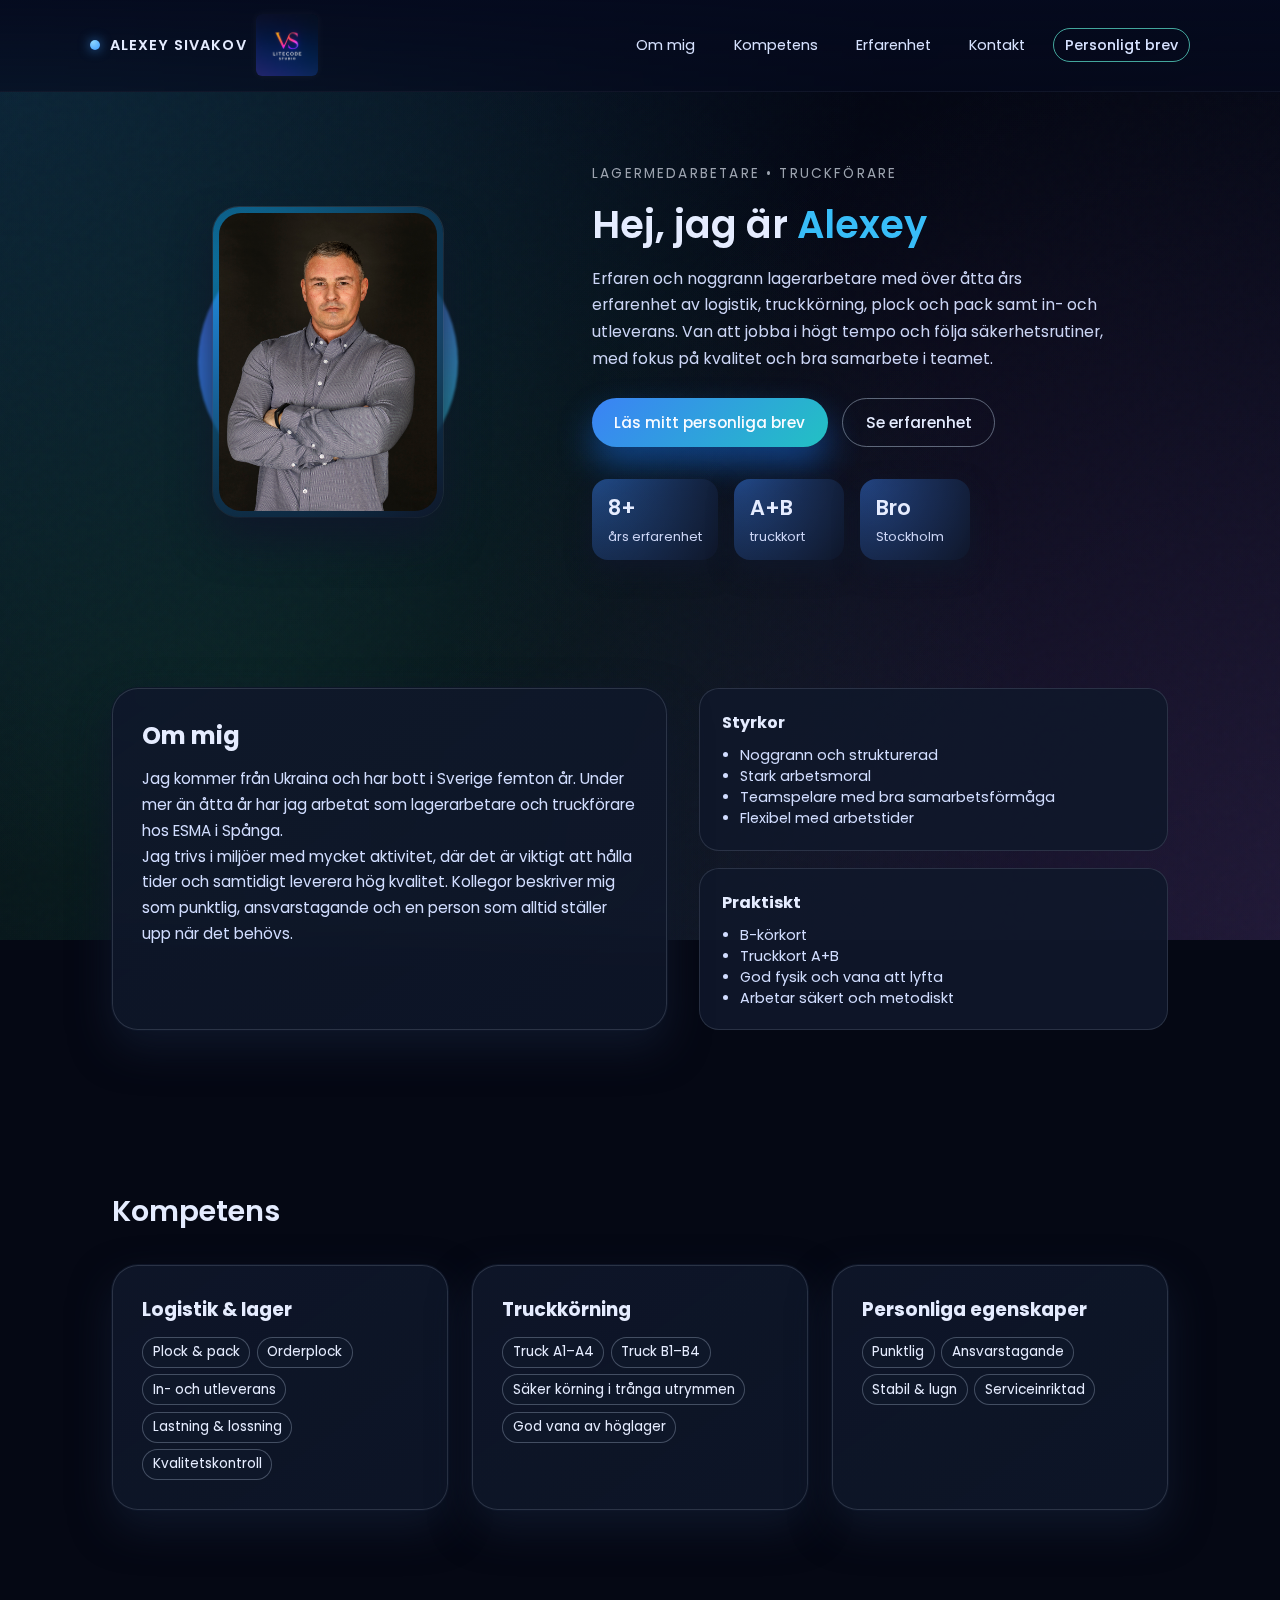
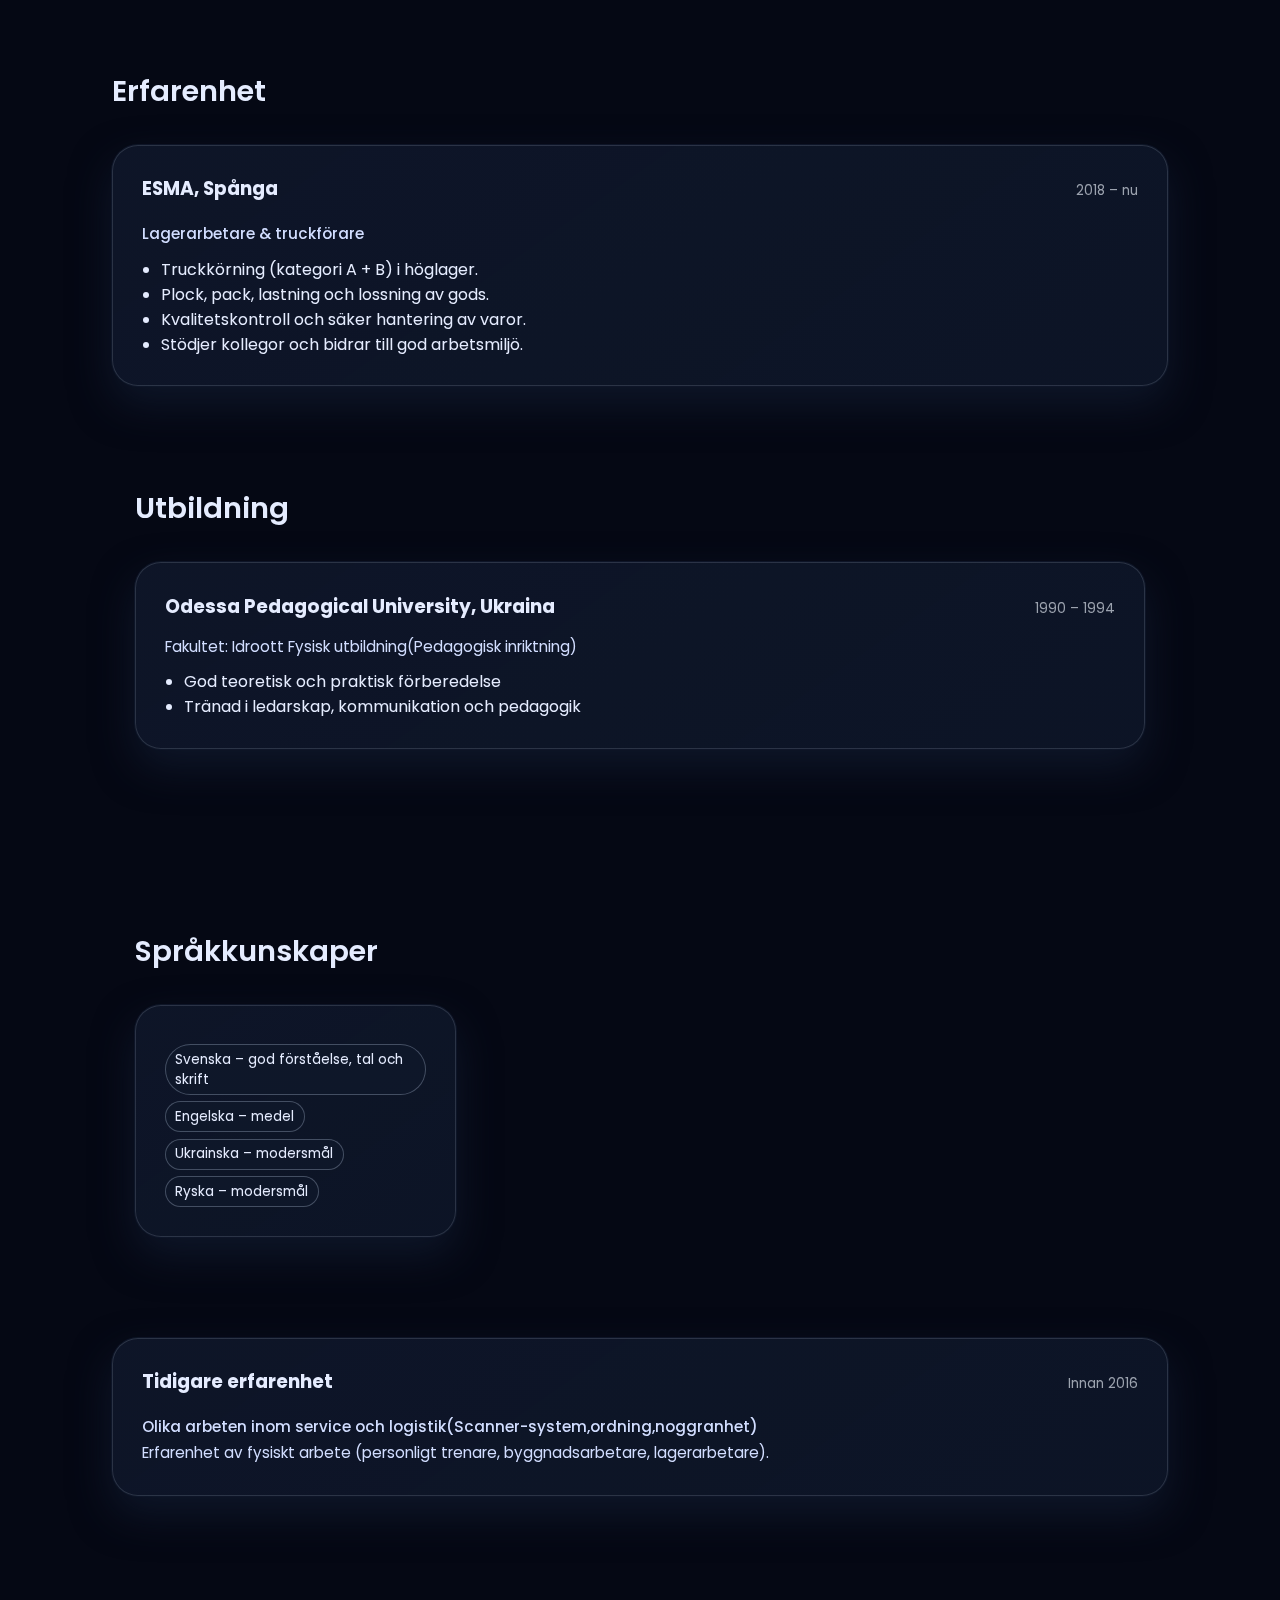
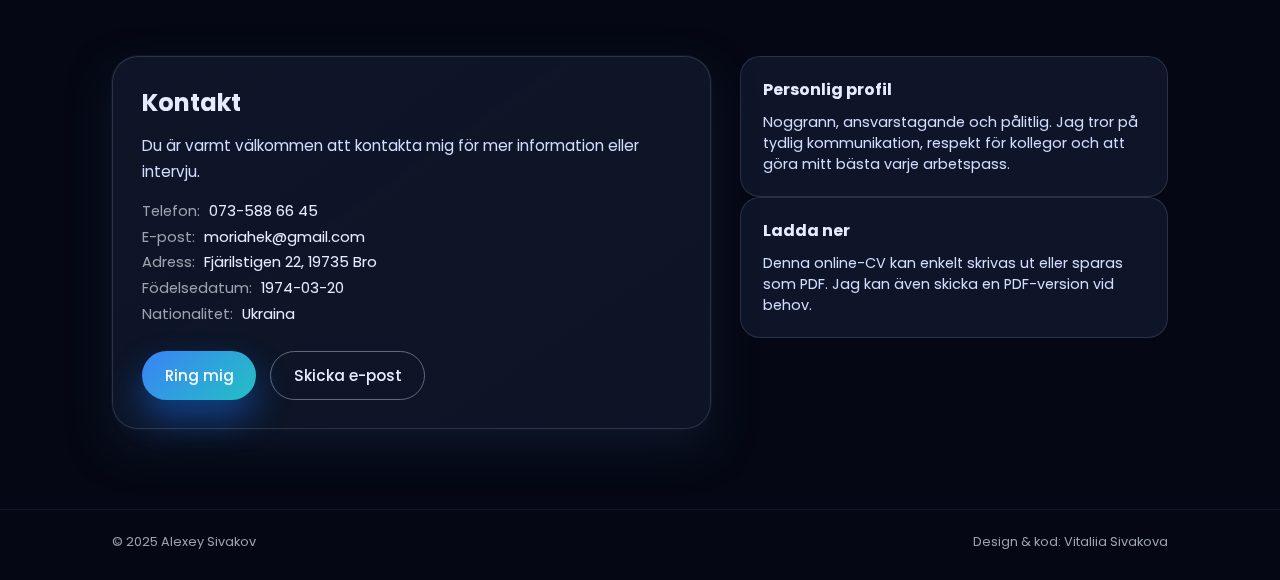
<file: index.html>
<!DOCTYPE html>
<html lang="sv">

<head>
    <meta charset="UTF-8" />
    <meta name="viewport" content="width=device-width, initial-scale=1.0" />
    <title>Alexey Sivakov – CV</title>
    <link rel="stylesheet" href="style.css" />
    <!-- Google font -->
    <link href="https://fonts.googleapis.com/css2?family=Poppins:wght@300;400;500;600;700&display=swap"
        rel="stylesheet">
</head>

<body>
    <div class="page-bg"></div>

    <header class="site-header">
        <div class="container header-inner">
            <div class="logo">
                <span class="logo-dot"></span>
                <span>ALEXEY&nbsp;SIVAKOV</span>
                <img src="img/logotip.jpg" alt="LiteCode Studio" class="logo-img">
            </div>
            <nav class="nav-links">
                <a href="#about">Om mig</a>
                <a href="#skills">Kompetens</a>
                <a href="#experience">Erfarenhet</a>
                <a href="#contact">Kontakt</a>
                <a href="letter.html" class="btn-outline">Personligt brev</a>
            </nav>
        </div>
    </header>

    <main>
        <!-- HERO -->
        <section class="hero">
            <div class="container hero-grid">
                <div class="hero-photo-wrap">
                    <div class="photo-ring"></div>
                    <div class="photo-card">
                        <img src="img/alexey.jpg" alt="Alexey Sivakov" class="profile-photo">
                    </div>
                </div>

                <div class="hero-content">
                    <p class="hero-kicker">LAGERMEDARBETARE • TRUCKFÖRARE</p>
                    <h1>Hej, jag är <span class="accent">Alexey</span></h1>
                    <p class="hero-text">
                        Erfaren och noggrann lagerarbetare med över åtta års erfarenhet av logistik,
                        truckkörning, plock och pack samt in- och utleverans. Van att jobba i högt tempo
                        och följa säkerhetsrutiner, med fokus på kvalitet och bra samarbete i teamet.
                    </p>

                    <div class="hero-actions">
                        <a href="letter.html" class="btn-primary">Läs mitt personliga brev</a>
                        <a href="#experience" class="btn-ghost">Se erfarenhet</a>
                    </div>

                    <div class="hero-badges">
                        <div class="badge">
                            <span class="badge-number">8+</span>
                            <span class="badge-label">års erfarenhet</span>
                        </div>
                        <div class="badge">
                            <span class="badge-number">A+B</span>
                            <span class="badge-label">truckkort</span>
                        </div>
                        <div class="badge">
                            <span class="badge-number">Bro</span>
                            <span class="badge-label">Stockholm</span>
                        </div>
                    </div>
                </div>
            </div>
        </section>

        <!-- ABOUT -->
        <section id="about" class="section">
            <div class="container section-grid">
                <div class="section-text-card glass-card">
                    <h2>Om mig</h2>
                    <p>
                        Jag kommer från Ukraina och har bott i Sverige femton år. Under mer än åtta år
                        har jag arbetat som lagerarbetare och truckförare hos ESMA i Spånga.
                    </p>
                    <p>
                        Jag trivs i miljöer med mycket aktivitet, där det är viktigt att hålla tider
                        och samtidigt leverera hög kvalitet. Kollegor beskriver mig som punktlig,
                        ansvarstagande och en person som alltid ställer upp när det behövs.
                    </p>
                </div>

                <div class="mini-cards">
                    <div class="mini-card">
                        <h3>Styrkor</h3>
                        <ul>
                            <li>Noggrann och strukturerad</li>
                            <li>Stark arbetsmoral</li>
                            <li>Teamspelare med bra samarbetsförmåga</li>
                            <li>Flexibel med arbetstider</li>
                        </ul>
                    </div>
                    <div class="mini-card">
                        <h3>Praktiskt</h3>
                        <ul>
                            <li>B-körkort</li>
                            <li>Truckkort A+B</li>
                            <li>God fysik och vana att lyfta</li>
                            <li>Arbetar säkert och metodiskt</li>
                        </ul>
                    </div>
                </div>
            </div>
        </section>

        <!-- SKILLS -->
        <section id="skills" class="section">
            <div class="container">
                <h2 class="section-title">Kompetens</h2>

                <div class="skills-grid">
                    <div class="glass-card">
                        <h3>Logistik & lager</h3>
                        <ul class="tag-list">
                            <li>Plock & pack</li>
                            <li>Orderplock</li>
                            <li>In- och utleverans</li>
                            <li>Lastning & lossning</li>
                            <li>Kvalitetskontroll</li>
                        </ul>
                    </div>
                    <div class="glass-card">
                        <h3>Truckkörning</h3>
                        <ul class="tag-list">
                            <li>Truck A1–A4</li>
                            <li>Truck B1–B4</li>
                            <li>Säker körning i trånga utrymmen</li>
                            <li>God vana av höglager</li>
                        </ul>
                    </div>
                    <div class="glass-card">
                        <h3>Personliga egenskaper</h3>
                        <ul class="tag-list">
                            <li>Punktlig</li>
                            <li>Ansvarstagande</li>
                            <li>Stabil & lugn</li>
                            <li>Serviceinriktad</li>
                        </ul>
                    </div>
                </div>
            </div>
        </section>

        <!-- EXPERIENCE -->
        <section id="experience" class="section">
            <div class="container">
                <h2 class="section-title">Erfarenhet</h2>
                <div class="timeline">
                    <div class="timeline-item glass-card">
                        <div class="timeline-header">
                            <h3>ESMA, Spånga</h3>
                            <span class="timeline-period">2018 – nu</span>
                        </div>
                        <p class="timeline-role">Lagerarbetare & truckförare</p>
                        <ul>
                            <li>Truckkörning (kategori A + B) i höglager.</li>
                            <li>Plock, pack, lastning och lossning av gods.</li>
                            <li>Kvalitetskontroll och säker hantering av varor.</li>
                            <li>Stödjer kollegor och bidrar till god arbetsmiljö.</li>
                        </ul>
                    </div>
                    <section id="education" class="section">
                        <div class="container">
                            <h2 class="section-title">Utbildning</h2>

                            <div class="timeline">
                                <div class="timeline-item glass-card">
                                    <div class="timeline-header">
                                        <h3>Odessa Pedagogical University, Ukraina</h3>
                                        <span class="timeline-period">1990 – 1994</span>
                                    </div>
                                    <p classs="timeline-role">Fakultet: Idroott Fysisk utbildning(Pedagogisk inriktning)
                                    </p>
                                    <ul>
                                        <li>God teoretisk och praktisk förberedelse</li>
                                        <li>Tränad i ledarskap, kommunikation och pedagogik</li>
                                    </ul>
                                </div>
                            </div>
                        </div>
                    </section>
                    <section id="languages" class="section">
                        <div class="container">
                            <h2 class="section-title">Språkkunskaper</h2>
                            <div class="skills-grid">
                                <div class="glass-card">
                                    <ul class="tag-list">
                                        <li>Svenska – god förståelse, tal och skrift</li>
                                        <li>Engelska – medel</li>
                                        <li>Ukrainska – modersmål</li>
                                        <li>Ryska – modersmål</li>
                                    </ul>
                                </div>
                            </div>

                        </div>
                    </section>
                    <div class="timeline-item glass-card">
                        <div class="timeline-header">
                            <h3>Tidigare erfarenhet</h3>
                            <span class="timeline-period">Innan 2016</span>
                        </div>
                        <p class="timeline-role">Olika arbeten inom service och
                            logistik(Scanner-system,ordning,noggranhet)</p>
                        <p>
                            Erfarenhet av fysiskt arbete (personligt trenare, byggnadsarbetare,
                            lagerarbetare).
                        </p>
                    </div>
                </div>
            </div>
        </section>
        <!-- CONTACT -->
        <section id="contact" class="section">
            <div class="container contact-grid">
                <div class="glass-card">
                    <h2>Kontakt</h2>
                    <p>Du är varmt välkommen att kontakta mig för mer information eller intervju.</p>
                    <ul class="contact-list">
                        <li><span>Telefon:</span> 073-588 66 45</li>
                        <li><span>E-post:</span> moriahek@gmail.com</li>
                        <li><span>Adress:</span> Fjärilstigen 22, 19735 Bro</li>
                        <li><span>Födelsedatum:</span> 1974-03-20</li>
                        <li><span>Nationalitet:</span> Ukraina</li>
                    </ul>
                    <div class="hero-actions">
                        <a href="tel:+46735886645" class="btn-primary">Ring mig</a>
                        <a href="mailto:moriahek@gmail.com" class="btn-ghost">Skicka e-post</a>
                    </div>
                </div>

                <div class="info-side">
                    <div class="mini-card">
                        <h3>Personlig profil</h3>
                        <p>
                            Noggrann, ansvarstagande och pålitlig. Jag tror på tydlig kommunikation,
                            respekt för kollegor och att göra mitt bästa varje arbetspass.
                        </p>
                    </div>
                    <div class="mini-card">
                        <h3>Ladda ner</h3>
                        <p>
                            Denna online-CV kan enkelt skrivas ut eller sparas som PDF.
                            Jag kan även skicka en PDF-version vid behov.
                        </p>
                    </div>
                </div>
            </div>
        </section>
    </main>

    <footer class="site-footer">
        <div class="container footer-inner">
            <span>© 2025 Alexey Sivakov</span>
            <span>Design & kod: Vitaliia Sivakova</span>
        </div>
    </footer>
</body>

</html>
</file>
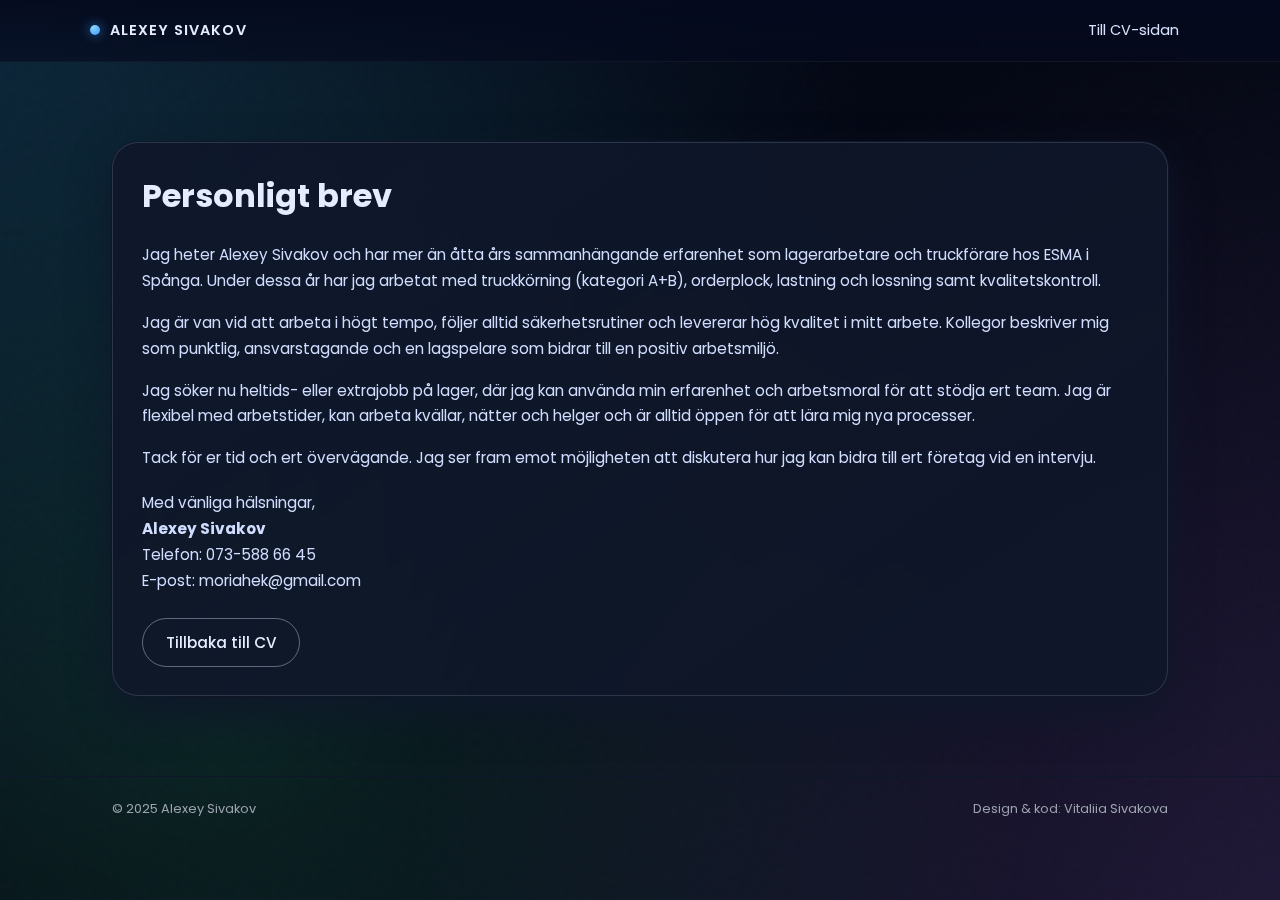
<file: letter.html>
<!DOCTYPE html>
<html lang="sv">

<head>
    <meta charset="UTF-8" />
    <meta name="viewport" content="width=device-width, initial-scale=1.0" />
    <title>Alexey Sivakov – Personligt brev</title>
    <link rel="stylesheet" href="style.css" />
    <link href="https://fonts.googleapis.com/css2?family=Poppins:wght@300;400;500;600;700&display=swap"
        rel="stylesheet">
</head>

<body>
    <div class="page-bg"></div>

    <header class="site-header">
        <div class="container header-inner">
            <div class="logo">
                <span class="logo-dot"></span>
                <span>ALEXEY&nbsp;SIVAKOV</span>
            </div>
            <nav class="nav-links">
                <a href="index.html">Till CV-sidan</a>
            </nav>
        </div>
    </header>

    <main>
        <section class="section">
            <div class="container">
                <div class="letter-card glass-card">
                    <h1>Personligt brev</h1>

                    <p>
                        Jag heter Alexey Sivakov och har mer än åtta års sammanhängande erfarenhet
                        som lagerarbetare och truckförare hos ESMA i Spånga. Under dessa år har jag
                        arbetat med truckkörning (kategori A+B), orderplock, lastning och lossning
                        samt kvalitetskontroll.
                    </p>

                    <p>
                        Jag är van vid att arbeta i högt tempo, följer alltid säkerhetsrutiner
                        och levererar hög kvalitet i mitt arbete. Kollegor beskriver mig som
                        punktlig, ansvarstagande och en lagspelare som bidrar till en positiv
                        arbetsmiljö.
                    </p>

                    <p>
                        Jag söker nu heltids- eller extrajobb på lager, där jag kan använda min
                        erfarenhet och arbetsmoral för att stödja ert team. Jag är flexibel med
                        arbetstider, kan arbeta kvällar, nätter och helger och är alltid öppen för att
                        lära mig nya processer.
                    </p>

                    <p>
                        Tack för er tid och ert övervägande. Jag ser fram emot möjligheten att
                        diskutera hur jag kan bidra till ert företag vid en intervju.
                    </p>

                    <p class="letter-sign">
                        Med vänliga hälsningar,<br>
                        <strong>Alexey Sivakov</strong><br>
                        Telefon: 073-588 66 45<br>
                        E-post: moriahek@gmail.com
                    </p>

                    <div class="hero-actions letter-actions">
                        <a href="index.html" class="btn-ghost">Tillbaka till CV</a>
                    </div>
                </div>
            </div>
        </section>
    </main>

    <footer class="site-footer">
        <div class="container footer-inner">
            <span>© 2025 Alexey Sivakov</span>
            <span>Design & kod: Vitaliia Sivakova</span>
        </div>
    </footer>
</body>

</html>
</file>
<file: style.css>
/* ====== Base ====== */
*,
*::before,
*::after {
    box-sizing: border-box;
    margin: 0;
    padding: 0;
}

html,
body {
    height: 100%;
}

body {
    font-family: "Poppins", system-ui, -apple-system, BlinkMacSystemFont, "Segoe UI", sans-serif;
    color: #e5ecff;
    background: #050814;
    position: relative;
    overflow-x: hidden;
}

/* фон с лёгкой 3D-текстурой */
.page-bg {
    position: fixed;
    inset: -40px;
    background:
        radial-gradient(circle at 0% 0%, rgba(52, 172, 224, 0.20), transparent 55%),
        radial-gradient(circle at 100% 100%, rgba(155, 89, 182, 0.18), transparent 55%),
        radial-gradient(circle at 20% 80%, rgba(46, 204, 113, 0.12), transparent 60%),
        linear-gradient(145deg, #020411, #050814, #060b1c);
    filter: blur(0.2px);
    z-index: -2;
}

/* лёгкий шум для глубины */
.page-bg::after {
    content: "";
    position: absolute;
    inset: 0;
    background-image: url("data:image/svg+xml,%3Csvg viewBox='0 0 160 160' xmlns='http://www.w3.org/2000/svg'%3E%3Cfilter id='n'%3E%3CfeTurbulence type='fractalNoise' baseFrequency='.9' numOctaves='3' stitchTiles='noStitch'/%3E%3C/filter%3E%3Crect width='100%25' height='100%25' filter='url(%23n)' opacity='.08'/%3E%3C/svg%3E");
    mix-blend-mode: soft-light;
    pointer-events: none;
}

/* ====== Layout helpers ====== */
.container {
    width: 100%;
    max-width: 1100px;
    margin: 0 auto;
    padding: 0 1.4rem;
}

.section {
    padding: 5rem 0;
}

.section-title {
    font-size: 1.8rem;
    font-weight: 600;
    margin-bottom: 2rem;
}

/* ====== Header ====== */
.site-header {
    position: sticky;
    top: 0;
    z-index: 20;
    backdrop-filter: blur(18px);
    background: linear-gradient(to bottom, rgba(5, 10, 30, 0.95), rgba(5, 10, 30, 0.65));
    border-bottom: 1px solid rgba(255, 255, 255, 0.05);
}

.header-inner {
    display: flex;
    align-items: center;
    justify-content: space-between;
    padding: 0.9rem 0;
}

.logo {
    display: flex;
    align-items: center;
    gap: 0.6rem;
    font-weight: 600;
    letter-spacing: 0.08em;
    text-transform: uppercase;
    font-size: 0.9rem;
}
.logo-img {
    width: 62px;
    height: 62px;
    object-fit: cover;
    border-radius: 6px;
    box-shadow: 0 0 10px rgba(255, 255, 255, 0.05);
}

.logo-dot {
    width: 10px;
    height: 10px;
    border-radius: 999px;
    background: radial-gradient(circle at 30% 20%, #8bd5ff, #3e9cff);
    box-shadow: 0 0 12px rgba(62, 156, 255, 0.7);
}

.nav-links {
    display: flex;
    gap: 1rem;
    align-items: center;
    flex-wrap: wrap;
}

.nav-links a {
    font-size: 0.9rem;
    text-decoration: none;
    color: #d7e2ff;
    padding: 0.35rem 0.7rem;
    border-radius: 999px;
    transition: all 0.2s ease;
}

.nav-links a:hover {
    background: rgba(255, 255, 255, 0.07);
}

/* ====== Buttons ====== */
.btn-primary,
.btn-ghost,
.btn-outline {
    display: inline-flex;
    align-items: center;
    justify-content: center;
    padding: 0.75rem 1.4rem;
    border-radius: 999px;
    font-size: 0.95rem;
    font-weight: 500;
    text-decoration: none;
    cursor: pointer;
    transition: all 0.2s ease;
    border: none;
}

.btn-primary {
    background: linear-gradient(135deg, #3b82f6, #22c1c3);
    color: #f9fbff;
    box-shadow: 0 18px 35px rgba(23, 121, 255, 0.45);
}

.btn-primary:hover {
    transform: translateY(-2px);
    box-shadow: 0 20px 40px rgba(23, 121, 255, 0.6);
}

.btn-ghost {
    border: 1px solid rgba(148, 163, 184, 0.6);
    color: #e5ecff;
    background: transparent;
}

.btn-ghost:hover {
    background: rgba(15, 23, 42, 0.75);
}

.btn-outline {
    border: 1px solid rgba(94, 234, 212, 0.7);
    color: #a5f3fc;
    background: transparent;
}

.btn-outline:hover {
    background: linear-gradient(135deg, rgba(45, 212, 191, 0.15), rgba(56, 189, 248, 0.18));
}

/* ====== Hero ====== */
.hero {
    padding: 4.5rem 0 3rem;
}

.hero-grid {
    display: grid;
    grid-template-columns: minmax(0, 0.9fr) minmax(0, 1.2fr);
    gap: 3rem;
    align-items: center;
}

.hero-photo-wrap {
    position: relative;
    display: flex;
    align-items: center;
    justify-content: center;
}

.photo-ring {
    position: absolute;
    width: 260px;
    height: 260px;
    border-radius: 999px;
    background: conic-gradient(from 140deg, #22c1c3, #3b82f6, #6366f1, #22c1c3);
    opacity: 0.85;
    filter: blur(1px);
    animation: spin 14s linear infinite;
}

.photo-card {
    position: relative;
    width: 230px;
    height: 310px;
    border-radius: 26px;
    padding: 6px;
    background: radial-gradient(circle at 10% 20%, rgba(14, 165, 233, 0.6), rgba(15, 23, 42, 0.98));
    box-shadow:
        0 22px 40px rgba(15, 23, 42, 0.9),
        0 0 0 1px rgba(148, 163, 184, 0.2);
    transform: translateY(0);
    transition: transform 0.2s ease, box-shadow 0.2s ease;
}

.photo-card:hover {
    transform: translateY(-4px);
    box-shadow:
        0 26px 50px rgba(15, 23, 42, 0.95),
        0 0 0 1px rgba(148, 163, 184, 0.25);
}

.profile-photo {
    width: 100%;
    height: 100%;
    object-fit: cover;
    border-radius: 22px;
}

@keyframes spin {
    to {
        transform: rotate(360deg);
    }
}

.hero-content {
    max-width: 560px;
}

.hero-kicker {
    font-size: 0.85rem;
    letter-spacing: 0.16em;
    text-transform: uppercase;
    color: #9ca3af;
    margin-bottom: 0.75rem;
}

.hero h1 {
    font-size: clamp(2.2rem, 3vw, 2.7rem);
    margin-bottom: 0.8rem;
    font-weight: 600;
}

.accent {
    color: #38bdf8;
}

.hero-text {
    font-size: 0.98rem;
    color: #cbd5f5;
    max-width: 32rem;
    line-height: 1.7;
}

.hero-actions {
    margin-top: 1.6rem;
    display: flex;
    flex-wrap: wrap;
    gap: 0.9rem;
}

.hero-badges {
    margin-top: 2rem;
    display: flex;
    flex-wrap: wrap;
    gap: 1rem;
}

.badge {
    padding: 0.8rem 1rem;
    border-radius: 16px;
    background: radial-gradient(circle at 0% 0%, rgba(59, 130, 246, 0.45), rgba(15, 23, 42, 0.95));
    box-shadow: 0 10px 24px rgba(15, 23, 42, 0.9);
    min-width: 110px;
}

.badge-number {
    display: block;
    font-size: 1.3rem;
    font-weight: 600;
}

.badge-label {
    font-size: 0.8rem;
    color: #cbd5f5;
}

/* ====== Cards (glassmorphism) ====== */
.glass-card {
    background: linear-gradient(145deg, rgba(15, 23, 42, 0.92), rgba(15, 23, 42, 0.82));
    border-radius: 26px;
    padding: 1.8rem 1.8rem;
    border: 1px solid rgba(148, 163, 184, 0.22);
    box-shadow:
        0 18px 40px rgba(15, 23, 42, 0.95),
        0 0 0 1px rgba(15, 23, 42, 0.9);
    backdrop-filter: blur(16px);
}

.glass-card h2,
.glass-card h3 {
    margin-bottom: 0.8rem;
}

.glass-card p {
    font-size: 0.95rem;
    color: #d1ddff;
    line-height: 1.7;
}

/* ====== About section ====== */
.section-grid {
    display: grid;
    grid-template-columns: minmax(0, 1.3fr) minmax(0, 1.1fr);
    gap: 2rem;
}

.mini-cards {
    display: grid;
    grid-template-columns: 1fr;
    gap: 1.1rem;
}

.mini-card {
    background: rgba(15, 23, 42, 0.9);
    border-radius: 20px;
    padding: 1.3rem 1.4rem;
    border: 1px solid rgba(148, 163, 184, 0.2);
}

.mini-card h3 {
    font-size: 1rem;
    margin-bottom: 0.6rem;
}

.mini-card p,
.mini-card li {
    font-size: 0.9rem;
    color: #d1ddff;
}

.mini-card ul {
    margin-left: 1.1rem;
    list-style: disc;
}

/* ====== Skills ====== */
.skills-grid {
    display: grid;
    grid-template-columns: repeat(3, minmax(0, 1fr));
    gap: 1.5rem;
}

.tag-list {
    list-style: none;
    display: flex;
    flex-wrap: wrap;
    gap: 0.4rem;
    margin-top: 0.6rem;
}

.tag-list li {
    font-size: 0.85rem;
    padding: 0.28rem 0.6rem;
    border-radius: 999px;
    border: 1px solid rgba(148, 163, 184, 0.4);
    background: rgba(15, 23, 42, 0.85);
}

/* ====== Experience (timeline) ====== */
.timeline {
    display: grid;
    gap: 1.3rem;
}

.timeline-item ul {
    margin-top: 0.6rem;
    margin-left: 1.2rem;
    list-style: disc;
}

.timeline-header {
    display: flex;
    justify-content: space-between;
    align-items: baseline;
    gap: 1rem;
}

.timeline-role {
    font-size: 0.95rem;
    font-weight: 500;
    margin-top: 0.3rem;
}

.timeline-period {
    font-size: 0.85rem;
    color: #9ca3af;
}

/* ====== Contact ====== */
.contact-grid {
    display: grid;
    grid-template-columns: minmax(0, 1.4fr) minmax(0, 1fr);
    gap: 1.8rem;
}

.contact-list {
    list-style: none;
    margin: 1rem 0 1.4rem;
}

.contact-list li {
    font-size: 0.92rem;
    margin-bottom: 0.3rem;
}

.contact-list span {
    color: #9ca3af;
    margin-right: 0.3rem;
}

/* letter page */
.letter-card h1 {
    margin-bottom: 1.4rem;
}

.letter-card p {
    margin-bottom: 1rem;
}

.letter-sign {
    margin-top: 1.2rem;
    line-height: 1.6;
}

.letter-actions {
    margin-top: 1.5rem;
}

/* ====== Footer ====== */
.site-footer {
    padding: 1.4rem 0 1.8rem;
    border-top: 1px solid rgba(15, 23, 42, 0.95);
}

.footer-inner {
    display: flex;
    justify-content: space-between;
    align-items: center;
    font-size: 0.8rem;
    color: #9ca3af;
}

/* ====== Responsive ====== */
@media (max-width: 900px) {
    .hero-grid {
        grid-template-columns: 1fr;
        text-align: left;
    }

    .hero-photo-wrap {
        order: -1;
        margin-bottom: 2rem;
    }

    .section-grid,
    .skills-grid,
    .contact-grid {
        grid-template-columns: 1fr;
    }
}

@media (max-width: 640px) {
    .header-inner {
        flex-direction: column;
        align-items: flex-start;
        gap: 0.6rem;
    }

    .nav-links {
        justify-content: flex-start;
    }

    .photo-ring {
        width: 220px;
        height: 220px;
    }

    .photo-card {
        width: 200px;
        height: 280px;
    }

    .section {
        padding: 3.5rem 0;
    }

    .glass-card {
        padding: 1.5rem 1.3rem;
    }

    .footer-inner {
        flex-direction: column;
        align-items: flex-start;
        gap: 0.3rem;
    }
}
</file>
